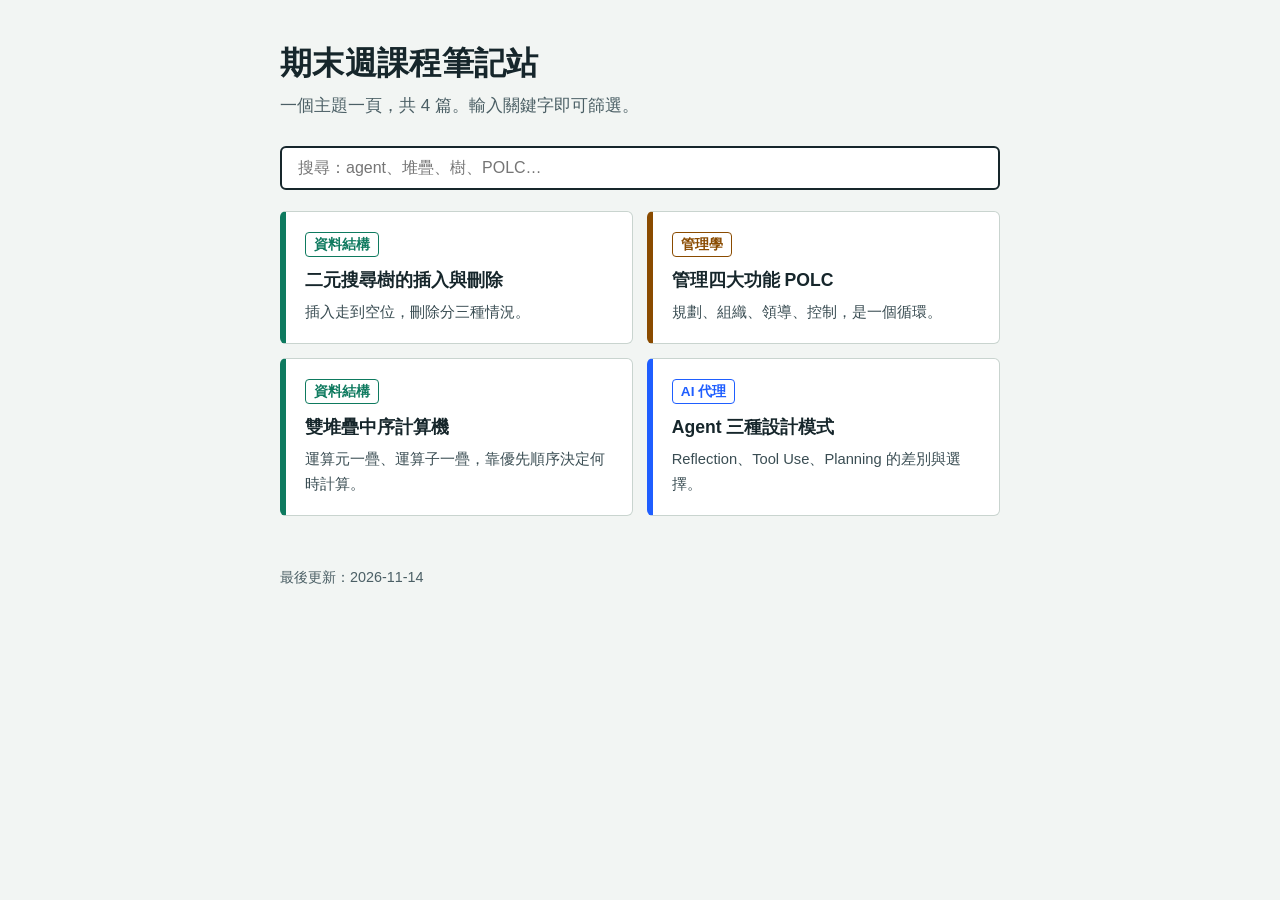
<file: index.html>
<!DOCTYPE html>
<html lang="zh-Hant">
<head>
<meta charset="utf-8">
<meta name="viewport" content="width=device-width,initial-scale=1">
<title>期末週課程筆記站</title>
<link rel="stylesheet" href="assets/css/style.css">
</head>
<body>
<header><h1>期末週課程筆記站</h1><p class="meta">一個主題一頁，共 <span id="count">4</span> 篇。輸入關鍵字即可篩選。</p></header>
<main>
<input class="search" id="q" type="search" placeholder="搜尋：agent、堆疊、樹、POLC…" aria-label="搜尋筆記">
<ul class="cards" id="list">
<!-- NOTES:START -->
<li class="card" data-course="ds"><a href="pages/ds-bst-insert-delete-04.html"><span class="tag tag-ds">資料結構</span><h2>二元搜尋樹的插入與刪除</h2><p>插入走到空位，刪除分三種情況。</p></a></li>
<li class="card" data-course="mgmt"><a href="pages/mgmt-polc-functions-03.html"><span class="tag tag-mgmt">管理學</span><h2>管理四大功能 POLC</h2><p>規劃、組織、領導、控制，是一個循環。</p></a></li>
<li class="card" data-course="ds"><a href="pages/ds-dual-stack-calculator-02.html"><span class="tag tag-ds">資料結構</span><h2>雙堆疊中序計算機</h2><p>運算元一疊、運算子一疊，靠優先順序決定何時計算。</p></a></li>
<li class="card" data-course="ai"><a href="pages/ai-agent-patterns-01.html"><span class="tag tag-ai">AI 代理</span><h2>Agent 三種設計模式</h2><p>Reflection、Tool Use、Planning 的差別與選擇。</p></a></li>
<!-- NOTES:END -->
</ul>
</main>
<footer>最後更新：2026-11-14</footer>
<script>
document.getElementById('q').addEventListener('input',function(e){
  var k=e.target.value.trim().toLowerCase();
  document.querySelectorAll('#list .card').forEach(function(c){
    c.hidden=k&&c.textContent.toLowerCase().indexOf(k)<0;
  });
});
</script>
</body>
</html>
</file>
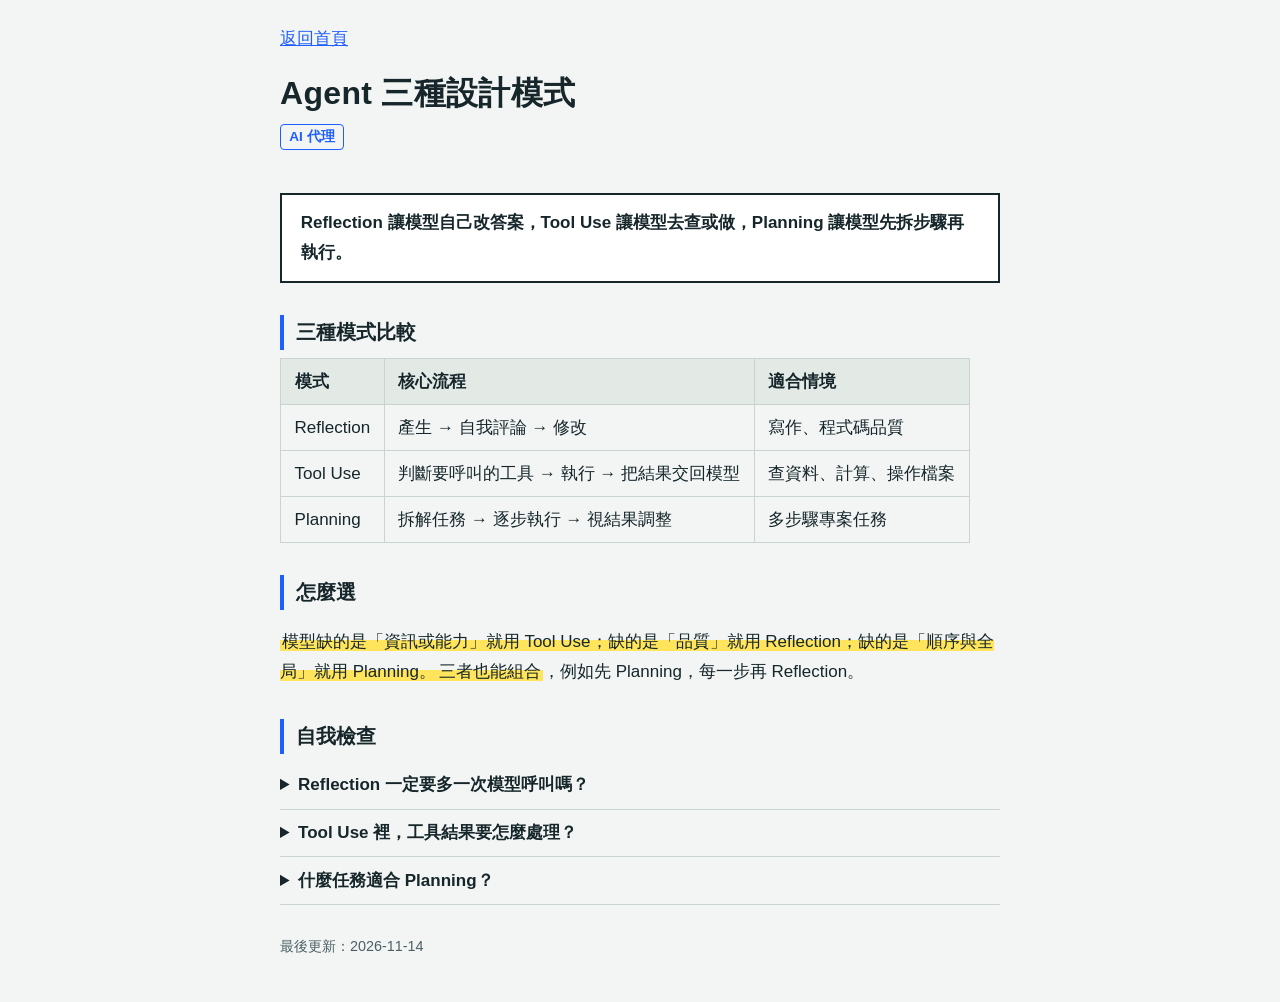
<file: ai-agent-patterns-01.html>
<!DOCTYPE html>
<html lang="zh-Hant">
<head>
<meta charset="utf-8">
<meta name="viewport" content="width=device-width,initial-scale=1">
<title>Agent 三種設計模式 - 筆記站</title>
<link rel="stylesheet" href="../assets/css/style.css">
</head>
<body>
<header><a href="../index.html">返回首頁</a>
<h1>Agent 三種設計模式</h1><p class="meta"><span class="tag tag-ai">AI 代理</span></p></header>
<main>
<section class="summary"><p>Reflection 讓模型自己改答案，Tool Use 讓模型去查或做，Planning 讓模型先拆步驟再執行。</p></section>
<section><h2>三種模式比較</h2>
<table><tr><th>模式</th><th>核心流程</th><th>適合情境</th></tr>
<tr><td>Reflection</td><td>產生 → 自我評論 → 修改</td><td>寫作、程式碼品質</td></tr>
<tr><td>Tool Use</td><td>判斷要呼叫的工具 → 執行 → 把結果交回模型</td><td>查資料、計算、操作檔案</td></tr>
<tr><td>Planning</td><td>拆解任務 → 逐步執行 → 視結果調整</td><td>多步驟專案任務</td></tr></table></section>
<section><h2>怎麼選</h2><p><mark>模型缺的是「資訊或能力」就用 Tool Use；缺的是「品質」就用 Reflection；缺的是「順序與全局」就用 Planning。</mark><mark>三者也能組合</mark>，例如先 Planning，每一步再 Reflection。</p></section>
<section class="review"><h2>自我檢查</h2>
<details><summary>Reflection 一定要多一次模型呼叫嗎？</summary>是，至少多一次用來評論或修改。</details>
<details><summary>Tool Use 裡，工具結果要怎麼處理？</summary>回傳給模型，讓它依結果產生最終回答。</details>
<details><summary>什麼任務適合 Planning？</summary>步驟多、前後有依賴的任務。</details></section>
</main>
<footer>最後更新：2026-11-14</footer>
</body>
</html>
</file>
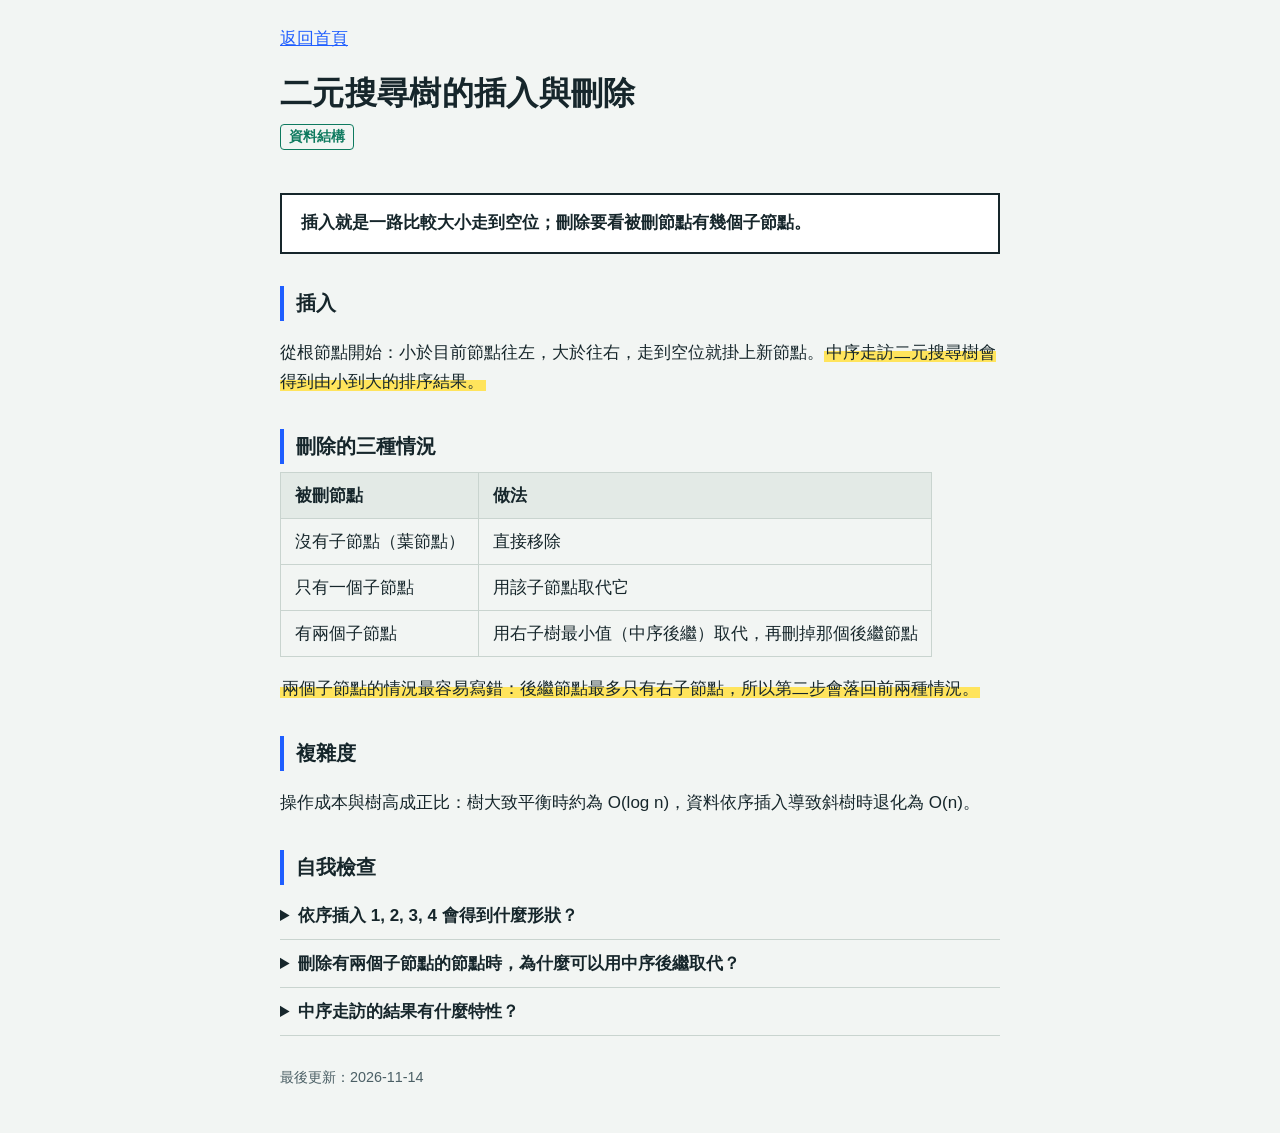
<file: ds-bst-insert-delete-04.html>
<!DOCTYPE html>
<html lang="zh-Hant">
<head>
<meta charset="utf-8">
<meta name="viewport" content="width=device-width,initial-scale=1">
<title>二元搜尋樹的插入與刪除 - 筆記站</title>
<link rel="stylesheet" href="../assets/css/style.css">
</head>
<body>
<header><a href="../index.html">返回首頁</a>
<h1>二元搜尋樹的插入與刪除</h1><p class="meta"><span class="tag tag-ds">資料結構</span></p></header>
<main>
<section class="summary"><p>插入就是一路比較大小走到空位；刪除要看被刪節點有幾個子節點。</p></section>
<section><h2>插入</h2>
<p>從根節點開始：小於目前節點往左，大於往右，走到空位就掛上新節點。<mark>中序走訪二元搜尋樹會得到由小到大的排序結果。</mark></p></section>
<section><h2>刪除的三種情況</h2>
<table><tr><th>被刪節點</th><th>做法</th></tr>
<tr><td>沒有子節點（葉節點）</td><td>直接移除</td></tr>
<tr><td>只有一個子節點</td><td>用該子節點取代它</td></tr>
<tr><td>有兩個子節點</td><td>用右子樹最小值（中序後繼）取代，再刪掉那個後繼節點</td></tr></table>
<p><mark>兩個子節點的情況最容易寫錯：後繼節點最多只有右子節點，所以第二步會落回前兩種情況。</mark></p></section>
<section><h2>複雜度</h2>
<p>操作成本與樹高成正比：樹大致平衡時約為 O(log n)，資料依序插入導致斜樹時退化為 O(n)。</p></section>
<section class="review"><h2>自我檢查</h2>
<details><summary>依序插入 1, 2, 3, 4 會得到什麼形狀？</summary>一條向右的斜樹，樹高為 4。</details>
<details><summary>刪除有兩個子節點的節點時，為什麼可以用中序後繼取代？</summary>它是比被刪值大的最小值，取代後左小右大的性質仍成立。</details>
<details><summary>中序走訪的結果有什麼特性？</summary>由小到大排序。</details></section>
</main>
<footer>最後更新：2026-11-14</footer>
</body>
</html>
</file>
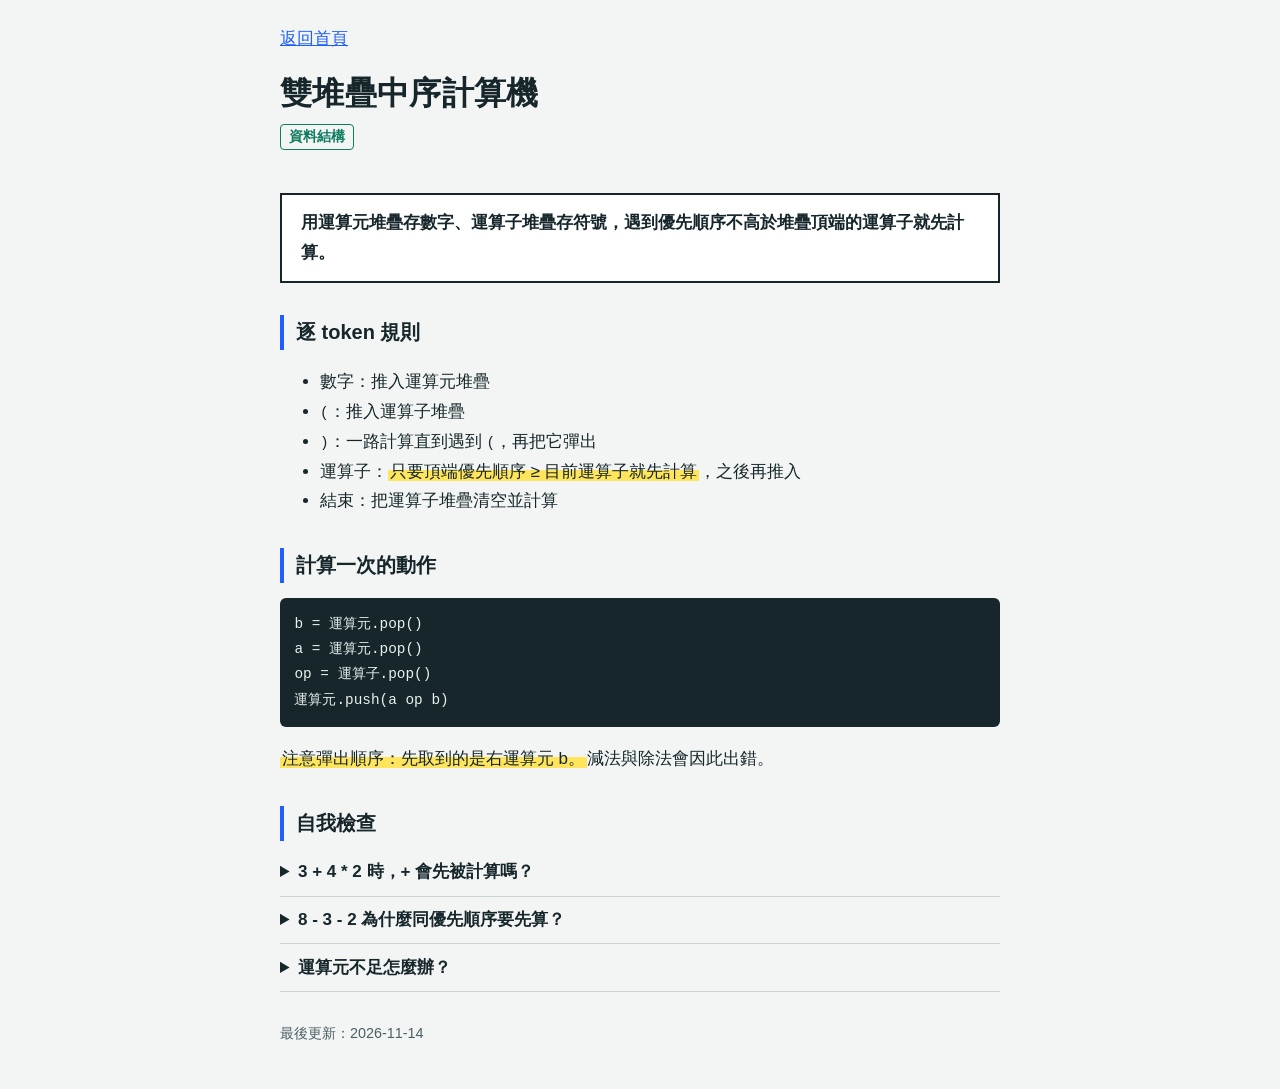
<file: ds-dual-stack-calculator-02.html>
<!DOCTYPE html>
<html lang="zh-Hant">
<head>
<meta charset="utf-8">
<meta name="viewport" content="width=device-width,initial-scale=1">
<title>雙堆疊中序計算機 - 筆記站</title>
<link rel="stylesheet" href="../assets/css/style.css">
</head>
<body>
<header><a href="../index.html">返回首頁</a>
<h1>雙堆疊中序計算機</h1><p class="meta"><span class="tag tag-ds">資料結構</span></p></header>
<main>
<section class="summary"><p>用運算元堆疊存數字、運算子堆疊存符號，遇到優先順序不高於堆疊頂端的運算子就先計算。</p></section>
<section><h2>逐 token 規則</h2>
<ul><li>數字：推入運算元堆疊</li><li><code>(</code>：推入運算子堆疊</li><li><code>)</code>：一路計算直到遇到 <code>(</code>，再把它彈出</li><li>運算子：<mark>只要頂端優先順序 ≥ 目前運算子就先計算</mark>，之後再推入</li><li>結束：把運算子堆疊清空並計算</li></ul></section>
<section><h2>計算一次的動作</h2><pre>b = 運算元.pop()
a = 運算元.pop()
op = 運算子.pop()
運算元.push(a op b)</pre><p><mark>注意彈出順序：先取到的是右運算元 b。</mark>減法與除法會因此出錯。</p></section>
<section class="review"><h2>自我檢查</h2>
<details><summary>3 + 4 * 2 時，+ 會先被計算嗎？</summary>不會，* 優先順序較高，+ 留在堆疊。</details>
<details><summary>8 - 3 - 2 為什麼同優先順序要先算？</summary>減法左結合，先算 8 - 3 才正確。</details>
<details><summary>運算元不足怎麼辦？</summary>視為輸入錯誤，依作業規格輸出錯誤訊息（待依題目確認格式）。</details></section>
</main>
<footer>最後更新：2026-11-14</footer>
</body>
</html>
</file>
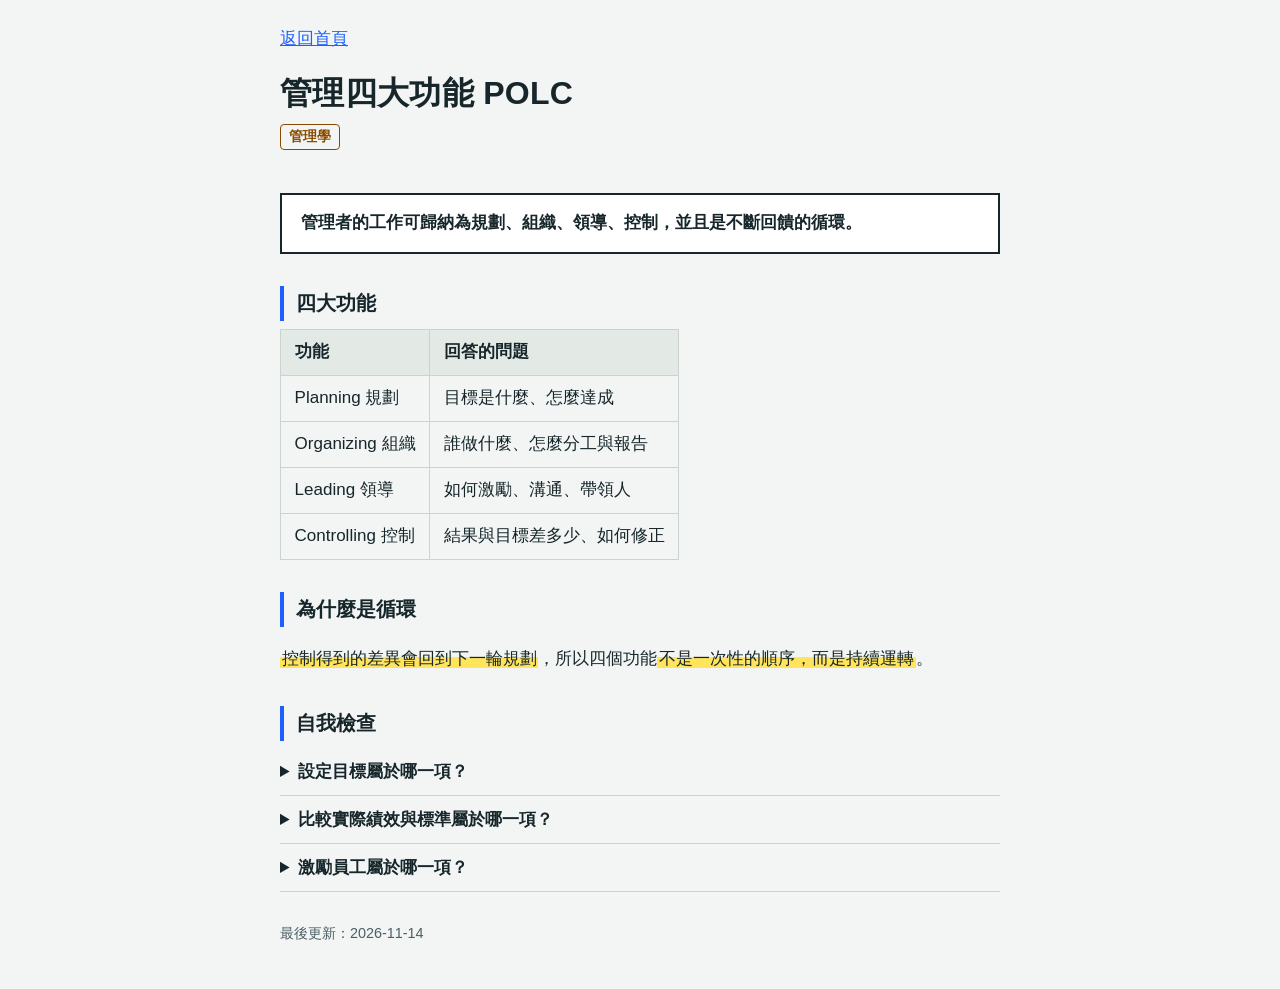
<file: mgmt-polc-functions-03.html>
<!DOCTYPE html>
<html lang="zh-Hant">
<head>
<meta charset="utf-8">
<meta name="viewport" content="width=device-width,initial-scale=1">
<title>管理四大功能 POLC - 筆記站</title>
<link rel="stylesheet" href="../assets/css/style.css">
</head>
<body>
<header><a href="../index.html">返回首頁</a>
<h1>管理四大功能 POLC</h1><p class="meta"><span class="tag tag-mgmt">管理學</span></p></header>
<main>
<section class="summary"><p>管理者的工作可歸納為規劃、組織、領導、控制，並且是不斷回饋的循環。</p></section>
<section><h2>四大功能</h2>
<table><tr><th>功能</th><th>回答的問題</th></tr>
<tr><td>Planning 規劃</td><td>目標是什麼、怎麼達成</td></tr>
<tr><td>Organizing 組織</td><td>誰做什麼、怎麼分工與報告</td></tr>
<tr><td>Leading 領導</td><td>如何激勵、溝通、帶領人</td></tr>
<tr><td>Controlling 控制</td><td>結果與目標差多少、如何修正</td></tr></table></section>
<section><h2>為什麼是循環</h2><p><mark>控制得到的差異會回到下一輪規劃</mark>，所以四個功能<mark>不是一次性的順序，而是持續運轉</mark>。</p></section>
<section class="review"><h2>自我檢查</h2>
<details><summary>設定目標屬於哪一項？</summary>規劃。</details>
<details><summary>比較實際績效與標準屬於哪一項？</summary>控制。</details>
<details><summary>激勵員工屬於哪一項？</summary>領導。</details></section>
</main>
<footer>最後更新：2026-11-14</footer>
</body>
</html>
</file>
<file: assets/css/style.css>
:root{--paper:#F2F5F3;--ink:#16262B;--line:#C9D4CF;--accent:#1F5EFF;--mark:#FFE45C;--ai:#1F5EFF;--ds:#0E7A5F;--mgmt:#8A4B00}
*{box-sizing:border-box}
body{margin:0;background:var(--paper);color:var(--ink);font:17px/1.75 'Noto Sans TC','PingFang TC',sans-serif}
main,header,footer{max-width:760px;margin:0 auto;padding:0 20px}
header{padding-top:24px;padding-bottom:8px}
a{color:var(--accent)}
h1{font-size:2rem;line-height:1.3;margin:.6em 0 .2em;letter-spacing:.01em}
h2{font-size:1.25rem;margin:1.6em 0 .4em;padding-left:.6em;border-left:4px solid var(--accent)}
.meta{margin:0 0 1em;color:#4B5F65}
.tag{display:inline-block;padding:0 .6em;border:1.5px solid currentColor;border-radius:4px;font-size:.85rem;font-weight:700}
.tag-ai{color:var(--ai)}.tag-ds{color:var(--ds)}.tag-mgmt{color:var(--mgmt)}
mark{background:linear-gradient(transparent 40%,var(--mark) 40%);color:inherit;padding:0 .1em}
.summary{border:2px solid var(--ink);padding:.8em 1.1em;margin:1em 0;background:#fff}
.summary p{margin:0;font-weight:700}
table{border-collapse:collapse;width:100%;display:block;overflow-x:auto}
th,td{border:1px solid var(--line);padding:.45em .8em;text-align:left;white-space:nowrap}
th{background:#E3EAE6}
pre,code{font-family:ui-monospace,Menlo,monospace;font-size:.9rem}
pre{background:#16262B;color:#E8F1EE;padding:1em;overflow-x:auto;border-radius:6px}
details{border-bottom:1px solid var(--line);padding:.5em 0}
summary{cursor:pointer;font-weight:700}
summary:focus-visible,a:focus-visible,input:focus-visible{outline:3px solid var(--accent);outline-offset:2px}
footer{padding-top:2em;padding-bottom:3em;color:#4B5F65;font-size:.9rem}
.search{width:100%;padding:.7em 1em;font-size:1rem;border:2px solid var(--ink);border-radius:6px;background:#fff}
.cards{list-style:none;margin:1.2em 0;padding:0;display:grid;grid-template-columns:1fr 1fr;gap:14px}
.card a{display:block;height:100%;padding:1em 1.1em;background:#fff;border:1.5px solid var(--line);border-left:6px solid var(--accent);border-radius:6px;color:inherit;text-decoration:none}
.card[data-course=ds] a{border-left-color:var(--ds)}.card[data-course=mgmt] a{border-left-color:var(--mgmt)}
.card a:hover{border-color:var(--ink)}
.card h2{border:0;padding:0;margin:.4em 0 .2em;font-size:1.1rem}
.card p{margin:0;font-size:.92rem;color:#3A4D53}
@media(max-width:640px){.cards{grid-template-columns:1fr}h1{font-size:1.6rem}}
</file>
